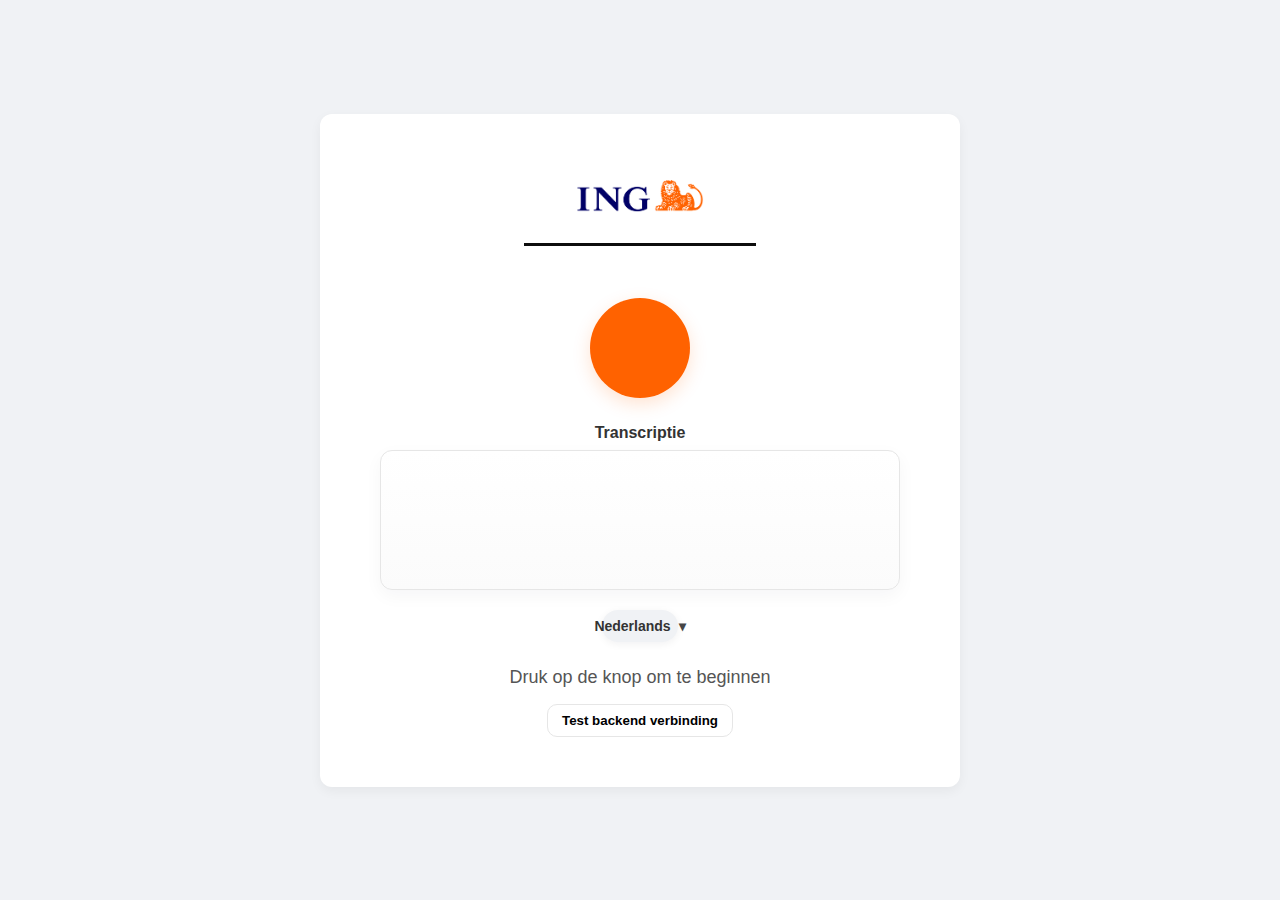
<file: index.html>
<!DOCTYPE html>
<html lang="nl">
<head>
    <meta charset="UTF-8">
    <meta name="viewport" content="width=device-width, initial-scale=1.0">
    <title>Voice Project</title>
    <style>
        body, html {
            height: 100%;
            margin: 0;
            font-family: Arial, sans-serif;
            display: grid;
            place-items: center;
            background-color: #f0f2f5;
        }

        /* --- DEZE CSS IS AANGEPAST --- */
    .container {
            /* text-align: center;  <-- DEZE VERVANGEN WE */
            background-color: #ffffff;
            padding: 50px;
            border-radius: 12px;
            box-shadow: 0 4px 12px rgba(0, 0, 0, 0.05);
            
            /* DIT ZIJN DE NIEUWE REGELS */
            display: flex;
            flex-direction: column; /* Stapel alles verticaal */
            align-items: center;   /* Centreer alles horizontaal */
            /* Responsive: allow the container to shrink on small screens */
            width: 95vw;
            max-width: 640px;
            box-sizing: border-box;
        }

        .logo-container {
            position: relative;
            padding-bottom: 30px;
            margin-bottom: 30px;
            text-align: center;
        }

        .logo {
            max-height: 70px;
            width: auto;
        }

        .logo-container::after {
            content: '';
            position: absolute;
            /* move divider a bit up and make it thicker/bolder */
            bottom: 22px;
            left: -30px;
            right: -30px;
            height: 3px;
            background: rgba(0,0,0,0.95);
        }

        :root{
            --control-width: min(320px, 90%);
        }

        .controls {
            display: flex;
            gap: 12px;
            align-items: center;
            margin-bottom: 12px;
            flex-wrap: wrap;
            justify-content: center;
            /* Stack vertically so the selector appears under the button */
            flex-direction: column;
        }

        /* Native select is kept for accessibility but hidden visually; the custom-select is used instead */
        #languageSelect { display: none !important; }

        /* Hidden audio element */
        audio {
            display: none;
        }

        /* Transcript box styling */
        #transcript {
            width: 100%;
            max-width: 520px;
            height: 140px;
            margin-top: 8px;
            padding: 14px;
            border-radius: 12px;
            border: 1px solid #e6e6e6;
            box-shadow: 0 6px 18px rgba(16,24,40,0.04);
            resize: none; /* prevent resizing */
            overflow: auto;
            font-size: 15px;
            line-height: 1.4;
            color: #111827;
            background: linear-gradient(180deg,#fff,#fbfbfb);
            box-sizing: border-box;
        }

        /* Custom select visuals */
    .custom-select {
            background: #f0f2f5;
            color: #333;
            border-radius: 25px;
            padding: 8px 16px;
            font-size: 14px;
            font-weight: 600;
            width: 160px; /* preferred width */
            max-width: 48%;
            cursor: pointer;
            display: inline-flex;
            align-items: center;
            justify-content: center;
            gap: 8px;
            box-shadow: 0 2px 8px rgba(16,24,40,0.06);
            position: relative;
            user-select: none;
            transition: all 180ms ease;
            margin-top: 20px;
            box-sizing: border-box;
        }

        .custom-select:focus,
        .custom-select:hover {
            transform: translateY(-2px);
            box-shadow: 0 10px 24px rgba(16,24,40,0.08);
            outline: none;
        }

        .custom-select__label { text-align:center; }
        .custom-select__arrow { opacity:0.9 }

    .custom-select__list {
            position: absolute;
            top: calc(100% + 8px);
            left: 50%;
            transform: translateX(-50%) translateY(-6px);
            background: white;
            color: #111827;
            min-width: 140px;
            width: 160px;
            max-width: 80vw;
            padding: 8px 6px;
            border-radius: 10px;
            box-shadow: 0 10px 30px rgba(2,6,23,0.08);
            list-style: none;
            margin: 0;
            opacity: 0;
            pointer-events: none;
            transform-origin: top center;
            transition: opacity 160ms ease, transform 160ms ease;
            max-height: 0;
            overflow: hidden;
            z-index: 40;
        }

        /* Responsive tweaks for smaller screens */
        @media (max-width: 520px) {
            #recordButton { width: 80px; height: 80px; }
            #recordButton::before, #recordButton::after { width: 80px; height: 80px; }
            #transcript { height: 110px; padding: 10px; }
            .container { padding: 28px; }
            .custom-select { width: 140px; }
            .logo { max-height: 56px; }
            #status { font-size: 15px; }
        }

        @media (max-width: 360px) {
            .container { padding: 18px; }
            #recordButton { width: 72px; height: 72px; }
            #recordButton::before, #recordButton::after { width: 72px; height: 72px; }
            #transcript { height: 100px; font-size: 14px; }
            .custom-select { width: 120px; }
            .logo { max-height: 48px; }
        }

        .custom-select.open .custom-select__list {
            opacity: 1;
            pointer-events: auto;
            transform: translateX(-50%) translateY(0);
            max-height: 240px;
        }

        .custom-select__list li {
            padding: 8px 14px;
            border-radius: 8px;
            margin: 4px 6px;
            cursor: pointer;
            transition: background 120ms ease, transform 120ms ease;
        }

        .custom-select__list li:hover { background: #f3f4f6; transform: translateX(4px); }

        .custom-select__list li.active { font-weight:700; background:#f9fafb }

        #recordButton {
            background-color: #ff6200;
            color: white;
            border: none;
            width: 100px;
            height: 100px;
            border-radius: 50%;
            display: flex;
            justify-content: center;
            align-items: center;
            cursor: pointer;
            transition: all 180ms ease;
            padding: 0;
            box-shadow: 0 6px 18px rgba(255, 98, 0, 0.18);
            position: relative;
            overflow: visible;
        }

        #recordButton:hover {
            background-color: #e65a00;
            transform: translateY(-2px);
            box-shadow: 0 8px 20px rgba(255, 98, 0, 0.28);
        }

        /* Pulse rings: use dark blue and make the main circle scale as well */
        /* Dark blue: rgb(10, 45, 120) approx */
        #recordButton::before,
        #recordButton::after {
            content: '';
            position: absolute;
            left: 50%;
            top: 50%;
            transform: translate(-50%, -50%) scale(1);
            width: 100px;
            height: 100px;
            border-radius: 50%;
            background: rgba(10,45,120,0.16); /* subtle dark blue */
            pointer-events: none;
            opacity: 0;
        }

        #recordButton::before {
            transform-origin: center;
        }

        #recordButton.recording {
            /* Dark blue gradient when recording */
            background: linear-gradient(180deg,#0a2d78,#06214f);
            box-shadow: 0 12px 30px rgba(10,45,120,0.18);
            color: white;
            animation: scalePulse 1400ms infinite ease-out;
        }

        #recordButton.recording::before {
            animation: ripple 1400ms infinite ease-out;
            opacity: 1;
        }

        #recordButton.recording::after {
            animation: ripple 1400ms infinite ease-out 700ms;
            opacity: 1;
        }

        @keyframes scalePulse {
            0% { transform: scale(1); }
            50% { transform: scale(1.06); }
            100% { transform: scale(1); }
        }

        @keyframes ripple {
            0% { transform: translate(-50%, -50%) scale(0.9); opacity: 0.9; }
            70% { transform: translate(-50%, -50%) scale(1.9); opacity: 0.12; }
            100% { transform: translate(-50%, -50%) scale(2.4); opacity: 0; }
        }

        #recordButton.recording {
            background-color: #cc0000;
            animation: pulse 2s infinite;
        }

        @keyframes pulse {
            0% { transform: scale(1); }
            50% { transform: scale(1.05); }
            100% { transform: scale(1); }
        }
        
        #status {
            margin-top: 25px;
            font-size: 18px;
            color: #555;
            height: 25px;
        }

    </style>
</head>
<body>

    <div class="container">
        
        <div class="logo-container">
            <img src="ING_Primary_Logo_RGB.png" alt="ING Logo" class="logo">
        </div>

        <div class="controls">
            <button id="recordButton" aria-pressed="false" title="Start/Stop opname" aria-label="Start of stop opname">
                <!-- No icon per request: empty centered circular button -->
                <span class="mic-empty" aria-hidden="true"></span>
            </button>
        </div>
        

        <!-- Hidden audio element for background playback -->
        <audio id="audio" style="display:none"></audio>

    <!-- Transcriptie vak: hier verschijnt de live-tekst -->
    <div style="display:flex;flex-direction:column;align-items:center; width:100%; max-width:520px;">
            <label for="transcript" style="margin-top:14px; font-weight:700; color:#333;">Transcriptie</label>
            <textarea id="transcript" readonly></textarea>

            <!-- Language selector moved below transcript -->
            <div style="display:flex;flex-direction:column;align-items:center;">
                <!-- Hidden native select (kept for accessibility and JS hooks) -->
                <select id="languageSelect" aria-hidden="true" style="display:none;">
                    <option value="nl-NL">Nederlands</option>
                    <option value="en-US">English</option>
                    <option value="fr-FR">Français</option>
                </select>

                <!-- Custom animated dropdown to replace native select visually -->
                <div class="custom-select" id="customSelect" tabindex="0" role="listbox" aria-haspopup="true" aria-expanded="false">
                    <div class="custom-select__label" id="customSelectLabel">Nederlands</div>
                    <div class="custom-select__arrow">▾</div>
                    <ul class="custom-select__list" id="customSelectList" role="presentation">
                        <li role="option" data-value="nl-NL" class="active">Nederlands</li>
                        <li role="option" data-value="en-US">English</li>
                        <li role="option" data-value="fr-FR">Français</li>
                    </ul>
                </div>
            </div>
        </div>

        <div id="status">Druk op de knop om te beginnen</div>

        <!-- Backend test button + debug pane -->
        <div style="display:flex;flex-direction:column;align-items:center;margin-top:12px;gap:8px;width:100%;max-width:520px;">
            <button id="testBackendBtn" style="padding:8px 14px;border-radius:10px;border:1px solid #e6e6e6;background:#fff;cursor:pointer;font-weight:700;">Test backend verbinding</button>
            <pre id="backendDebug" style="width:100%;max-width:520px;height:120px;overflow:auto;padding:10px;background:#0f172a;color:#e6eefb;border-radius:8px;font-size:13px;display:none;margin:0;">Debug output verschijnt hier</pre>
        </div>
    </div>

    <script src="stt.js"></script>
</body>
</html>
</file>
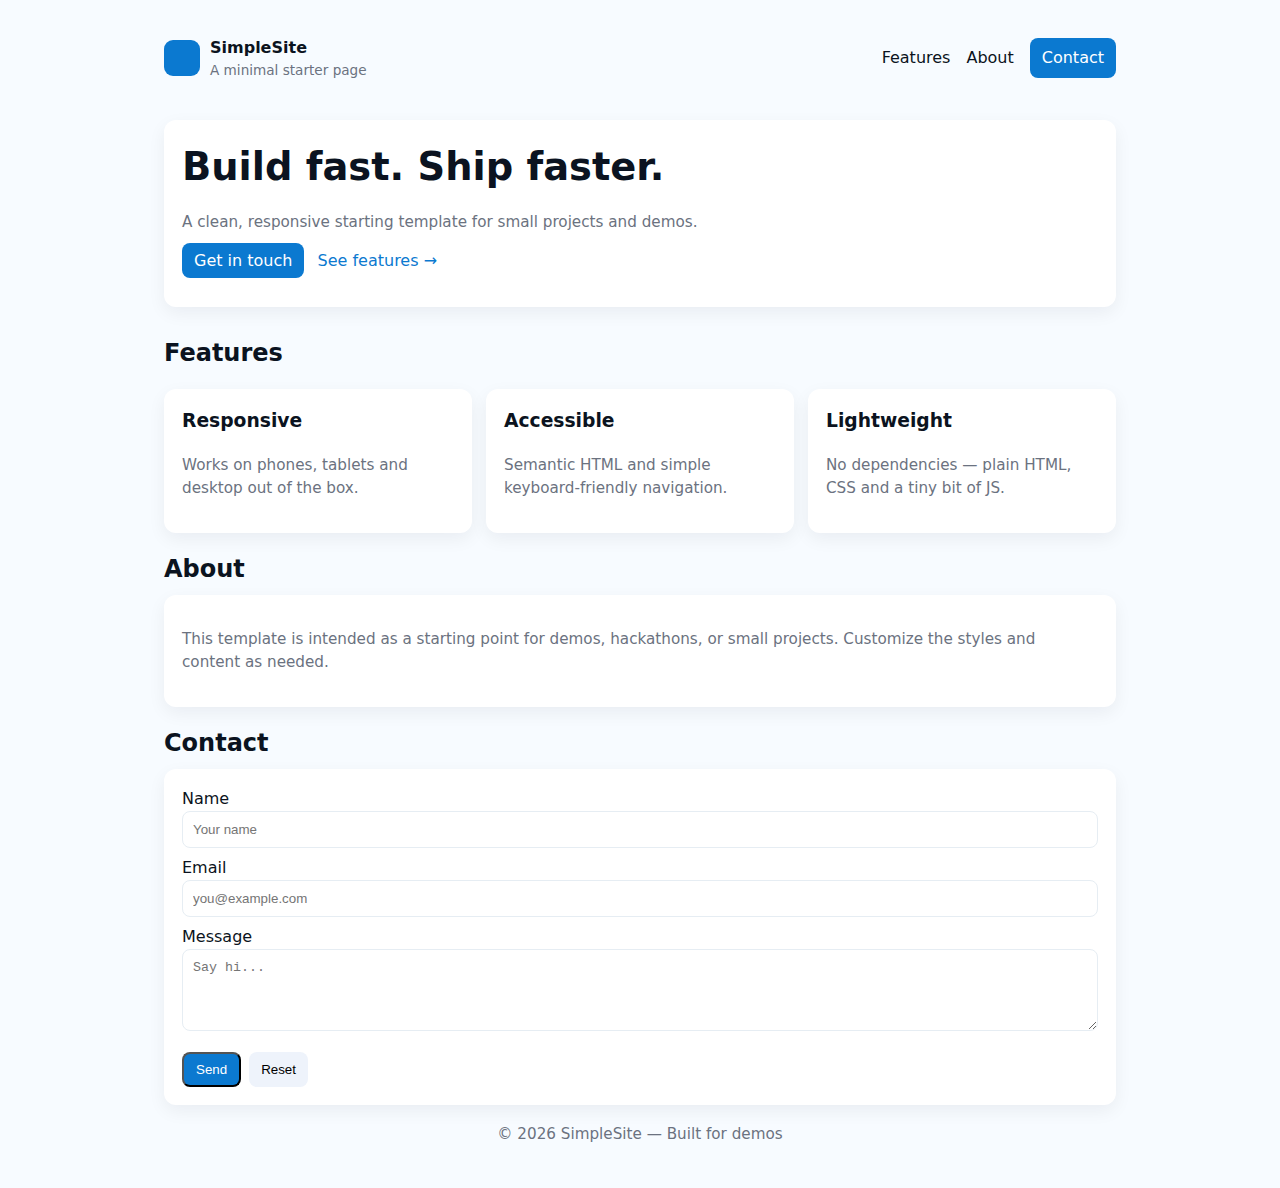
<file: backend/index.html>
<!DOCTYPE html>
<html lang="en">
<head>
  <meta charset="utf-8" />
  <meta name="viewport" content="width=device-width,initial-scale=1" />
  <title>Simple Website</title>
  <style>
    :root{
      --accent:#0b79d0;
      --bg:#f7fbff;
      --muted:#6b7280;
      --card:#ffffff;
      font-family: Inter, system-ui, -apple-system, "Segoe UI", Roboto, "Helvetica Neue", Arial;
    }
    *{box-sizing:border-box}
    body{margin:0;background:var(--bg);color:#0b1320;line-height:1.5}
    .container{max-width:1000px;margin:0 auto;padding:24px}
    header{display:flex;align-items:center;justify-content:space-between;padding:12px 0}
    .logo{display:flex;gap:10px;align-items:center;font-weight:700}
    nav{display:flex;gap:16px;align-items:center}
    a{color:inherit;text-decoration:none}
    .btn{background:var(--accent);color:#fff;padding:8px 12px;border-radius:8px}
    .hero{display:grid;grid-template-columns:1fr;gap:18px;align-items:center;margin:28px 0}
    .hero h1{font-size:clamp(1.6rem,3.5vw,2.4rem);margin:0}
    .card{background:var(--card);border-radius:12px;padding:18px;box-shadow:0 6px 18px rgba(11,23,40,0.06)}
    .features{display:grid;grid-template-columns:repeat(auto-fit,minmax(220px,1fr));gap:14px;margin-top:18px}
    footer{color:var(--muted);padding:18px 0;text-align:center;font-size:0.9rem}
    form{display:grid;gap:8px}
    input,textarea{width:100%;padding:10px;border:1px solid #e6edf3;border-radius:8px;background:#fff}
    .meta{color:var(--muted);font-size:0.95rem}
    /* responsive nav */
    .mobile-toggle{display:none;border:0;background:transparent;font-size:18px}
    @media (max-width:720px){
      nav{display:none;position:absolute;right:16px;top:64px;background:var(--card);padding:12px;border-radius:8px;box-shadow:0 6px 18px rgba(11,23,40,0.08)}
      nav.open{display:flex;flex-direction:column}
      .mobile-toggle{display:inline-block}
      .hero{grid-template-columns:1fr}
    }
  </style>
</head>
<body>
  <div class="container">
    <header>
      <div class="logo">
        <svg width="36" height="36" viewBox="0 0 24 24" fill="none" aria-hidden>
          <rect width="24" height="24" rx="6" fill="#0b79d0"></rect>
        </svg>
        <div>
          SimpleSite
          <div class="meta" style="font-weight:400;font-size:0.85rem">A minimal starter page</div>
        </div>
      </div>

      <button class="mobile-toggle" aria-expanded="false" aria-controls="main-nav" id="toggleBtn">☰</button>

      <nav id="main-nav" role="navigation" aria-label="Main navigation">
        <a href="#features">Features</a>
        <a href="#about">About</a>
        <a href="#contact" class="btn">Contact</a>
      </nav>
    </header>

    <main>
      <section class="hero card" aria-labelledby="hero-title">
        <div>
          <h1 id="hero-title">Build fast. Ship faster.</h1>
          <p class="meta">A clean, responsive starting template for small projects and demos.</p>
          <p style="margin-top:12px">
            <a class="btn" href="#contact">Get in touch</a>
            <a style="margin-left:8px;color:var(--accent)" href="#features">See features →</a>
          </p>
        </div>
      </section>

      <section id="features" style="margin-top:18px">
        <h2 style="margin:0 0 8px 0">Features</h2>
        <div class="features">
          <div class="card">
            <h3 style="margin-top:0">Responsive</h3>
            <p class="meta">Works on phones, tablets and desktop out of the box.</p>
          </div>
          <div class="card">
            <h3 style="margin-top:0">Accessible</h3>
            <p class="meta">Semantic HTML and simple keyboard-friendly navigation.</p>
          </div>
          <div class="card">
            <h3 style="margin-top:0">Lightweight</h3>
            <p class="meta">No dependencies — plain HTML, CSS and a tiny bit of JS.</p>
          </div>
        </div>
      </section>

      <section id="about" style="margin-top:18px">
        <h2 style="margin:0 0 8px 0">About</h2>
        <div class="card">
          <p class="meta">This template is intended as a starting point for demos, hackathons, or small projects. Customize the styles and content as needed.</p>
        </div>
      </section>

      <section id="contact" style="margin-top:18px">
        <h2 style="margin:0 0 8px 0">Contact</h2>
        <div class="card">
          <form onsubmit="event.preventDefault(); alert('Form submitted (demo)');">
            <label>
              Name
              <input type="text" name="name" placeholder="Your name" required>
            </label>
            <label>
              Email
              <input type="email" name="email" placeholder="you@example.com" required>
            </label>
            <label>
              Message
              <textarea name="message" rows="4" placeholder="Say hi..." required></textarea>
            </label>
            <div style="display:flex;gap:8px;margin-top:6px">
              <button class="btn" type="submit">Send</button>
              <button type="reset" style="background:#eef3fb;border:0;padding:8px 12px;border-radius:8px">Reset</button>
            </div>
          </form>
        </div>
      </section>
    </main>

    <footer>
      <div class="meta">© <span id="year"></span> SimpleSite — Built for demos</div>
    </footer>
  </div>

  <script>
    // small scripts for interactivity
    document.getElementById('year').textContent = new Date().getFullYear();
    const toggle = document.getElementById('toggleBtn');
    const nav = document.getElementById('main-nav');
    toggle.addEventListener('click', () => {
      const open = nav.classList.toggle('open');
      toggle.setAttribute('aria-expanded', String(open));
    });
  </script>
</body>
</html>
</file>
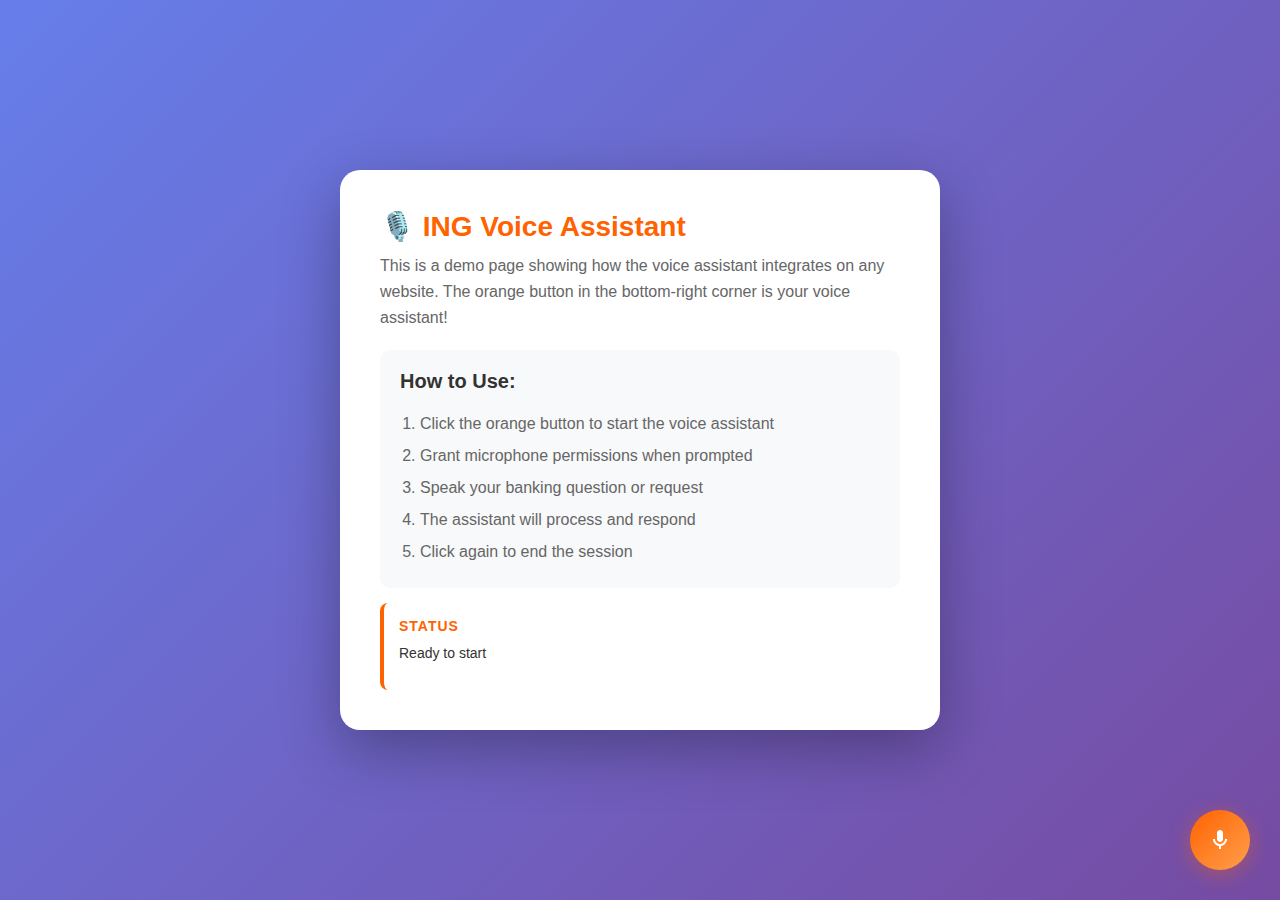
<file: base.html>
<!DOCTYPE html>
<html lang="en">
<head>
    <meta charset="UTF-8">
    <meta name="viewport" content="width=device-width, initial-scale=1.0">
    <title>ING Voice Assistant Widget</title>
    <style>
        * {
            margin: 0;
            padding: 0;
            box-sizing: border-box;
        }

        body {
            font-family: 'Segoe UI', Tahoma, Geneva, Verdana, sans-serif;
            background: linear-gradient(135deg, #667eea 0%, #764ba2 100%);
            min-height: 100vh;
            display: flex;
            align-items: center;
            justify-content: center;
            padding: 20px;
        }

        .demo-container {
            background: white;
            padding: 40px;
            border-radius: 20px;
            box-shadow: 0 20px 60px rgba(0,0,0,0.3);
            max-width: 600px;
            width: 100%;
        }

        .demo-container h1 {
            color: #FF6200;
            margin-bottom: 10px;
            font-size: 28px;
        }

        .demo-container p {
            color: #666;
            margin-bottom: 20px;
            line-height: 1.6;
        }

        .demo-content {
            background: #f8f9fa;
            padding: 20px;
            border-radius: 10px;
            margin-top: 20px;
        }

        .demo-content h2 {
            color: #333;
            font-size: 20px;
            margin-bottom: 15px;
        }

        .status-display {
            background: white;
            padding: 15px;
            border-radius: 8px;
            margin-top: 15px;
            border-left: 4px solid #FF6200;
        }

        .status-display h3 {
            color: #FF6200;
            font-size: 14px;
            margin-bottom: 8px;
            text-transform: uppercase;
            letter-spacing: 1px;
        }

        .status-display p {
            color: #333;
            margin: 5px 0;
            font-size: 14px;
        }

        /* Voice Assistant Widget Styles */
        .voice-assistant-widget {
            position: fixed;
            bottom: 30px;
            right: 30px;
            z-index: 999999;
        }

        .voice-button {
            width: 60px;
            height: 60px;
            border-radius: 50%;
            background: linear-gradient(135deg, #FF6200 0%, #FFA04D 100%);
            border: none;
            cursor: pointer;
            box-shadow: 0 4px 20px rgba(255, 98, 0, 0.4);
            display: flex;
            align-items: center;
            justify-content: center;
            transition: all 0.3s cubic-bezier(0.4, 0, 0.2, 1);
            position: relative;
            overflow: visible;
        }

        .voice-button:hover {
            transform: scale(1.1);
            box-shadow: 0 6px 30px rgba(255, 98, 0, 0.6);
        }

        .voice-button:active {
            transform: scale(0.95);
        }

        /* Microphone Icon */
        .mic-icon {
            width: 24px;
            height: 24px;
            fill: white;
            transition: all 0.3s ease;
        }

        /* Active State */
        .voice-button.active {
            width: 80px;
            height: 80px;
            animation: pulse 2s infinite;
        }

        .voice-button.active .mic-icon {
            width: 32px;
            height: 32px;
        }

        /* Listening Animation */
        @keyframes pulse {
            0%, 100% {
                box-shadow: 0 4px 20px rgba(255, 98, 0, 0.4),
                           0 0 0 0 rgba(255, 98, 0, 0.7);
            }
            50% {
                box-shadow: 0 4px 30px rgba(255, 98, 0, 0.6),
                           0 0 0 20px rgba(255, 98, 0, 0);
            }
        }

        /* Sound Wave Animation */
        .sound-wave {
            position: absolute;
            top: 50%;
            left: 50%;
            transform: translate(-50%, -50%);
            display: none;
            gap: 3px;
        }

        .voice-button.active .sound-wave {
            display: flex;
        }

        .wave-bar {
            width: 3px;
            height: 12px;
            background: white;
            border-radius: 2px;
            animation: wave 1s ease-in-out infinite;
        }

        .wave-bar:nth-child(1) { animation-delay: 0s; }
        .wave-bar:nth-child(2) { animation-delay: 0.1s; }
        .wave-bar:nth-child(3) { animation-delay: 0.2s; }
        .wave-bar:nth-child(4) { animation-delay: 0.3s; }
        .wave-bar:nth-child(5) { animation-delay: 0.4s; }

        @keyframes wave {
            0%, 100% { height: 12px; }
            50% { height: 24px; }
        }

        /* Tooltip */
        .voice-tooltip {
            position: absolute;
            bottom: 75px;
            right: 0;
            background: rgba(0, 0, 0, 0.85);
            color: white;
            padding: 8px 12px;
            border-radius: 8px;
            font-size: 13px;
            white-space: nowrap;
            opacity: 0;
            pointer-events: none;
            transition: opacity 0.3s ease;
        }

        .voice-button:hover .voice-tooltip {
            opacity: 1;
        }

        .voice-tooltip::after {
            content: '';
            position: absolute;
            bottom: -6px;
            right: 20px;
            width: 0;
            height: 0;
            border-left: 6px solid transparent;
            border-right: 6px solid transparent;
            border-top: 6px solid rgba(0, 0, 0, 0.85);
        }

        /* Processing State */
        .voice-button.processing {
            animation: rotate 1.5s linear infinite;
        }

        @keyframes rotate {
            from { transform: rotate(0deg); }
            to { transform: rotate(360deg); }
        }

        /* Transcript Display (optional) */
        .transcript-popup {
            position: absolute;
            bottom: 90px;
            right: 0;
            background: white;
            padding: 15px;
            border-radius: 12px;
            box-shadow: 0 4px 20px rgba(0, 0, 0, 0.15);
            max-width: 300px;
            opacity: 0;
            transform: translateY(10px);
            pointer-events: none;
            transition: all 0.3s ease;
        }

        .transcript-popup.show {
            opacity: 1;
            transform: translateY(0);
            pointer-events: auto;
        }

        .transcript-popup h4 {
            color: #FF6200;
            font-size: 12px;
            text-transform: uppercase;
            letter-spacing: 1px;
            margin-bottom: 8px;
        }

        .transcript-popup p {
            color: #333;
            font-size: 14px;
            line-height: 1.5;
            margin: 0;
        }

        /* Responsive */
        @media (max-width: 768px) {
            .voice-assistant-widget {
                bottom: 20px;
                right: 20px;
            }

            .voice-button {
                width: 50px;
                height: 50px;
            }

            .voice-button.active {
                width: 70px;
                height: 70px;
            }
        }
    </style>
</head>
<body>
    <!-- Demo Page Content -->
    <div class="demo-container">
        <h1>🎙️ ING Voice Assistant</h1>
        <p>This is a demo page showing how the voice assistant integrates on any website. The orange button in the bottom-right corner is your voice assistant!</p>
        
        <div class="demo-content">
            <h2>How to Use:</h2>
            <ol style="padding-left: 20px; color: #666; line-height: 2;">
                <li>Click the orange button to start the voice assistant</li>
                <li>Grant microphone permissions when prompted</li>
                <li>Speak your banking question or request</li>
                <li>The assistant will process and respond</li>
                <li>Click again to end the session</li>
            </ol>
        </div>

        <div class="status-display">
            <h3>Status</h3>
            <p id="status-text">Ready to start</p>
            <p id="transcript-text" style="margin-top: 10px; font-style: italic; color: #666;"></p>
        </div>
    </div>

    <!-- Voice Assistant Widget (This is what gets integrated) -->
    <div class="voice-assistant-widget">
        <button class="voice-button" id="voiceButton" aria-label="Voice Assistant">
            <svg class="mic-icon" id="micIcon" viewBox="0 0 24 24" xmlns="http://www.w3.org/2000/svg">
                <path d="M12 14c1.66 0 3-1.34 3-3V5c0-1.66-1.34-3-3-3S9 3.34 9 5v6c0 1.66 1.34 3 3 3z"/>
                <path d="M17 11c0 2.76-2.24 5-5 5s-5-2.24-5-5H5c0 3.53 2.61 6.43 6 6.92V21h2v-3.08c3.39-.49 6-3.39 6-6.92h-2z"/>
            </svg>
            
            <div class="sound-wave">
                <div class="wave-bar"></div>
                <div class="wave-bar"></div>
                <div class="wave-bar"></div>
                <div class="wave-bar"></div>
                <div class="wave-bar"></div>
            </div>
            
            <div class="voice-tooltip">Click to start voice assistant</div>
        </button>
        
        <div class="transcript-popup" id="transcriptPopup">
            <h4>You said:</h4>
            <p id="transcriptText">Listening...</p>
        </div>
    </div>

    <script>
        // Configuration - UPDATE THIS WITH YOUR BACKEND URL
        const CONFIG = {
            backendUrl: 'http://localhost:8000', // Change to your backend URL
            websocketUrl: 'ws://localhost:8000/ws' // WebSocket endpoint
        };

        class VoiceAssistant {
            constructor() {
                this.isActive = false;
                this.isProcessing = false;
                this.mediaRecorder = null;
                this.audioChunks = [];
                this.websocket = null;
                
                // DOM elements
                this.button = document.getElementById('voiceButton');
                this.tooltip = document.querySelector('.voice-tooltip');
                this.transcriptPopup = document.getElementById('transcriptPopup');
                this.transcriptText = document.getElementById('transcriptText');
                this.statusText = document.getElementById('status-text');
                this.demoTranscript = document.getElementById('transcript-text');
                
                this.init();
            }

            init() {
                this.button.addEventListener('click', () => this.toggleVoice());
            }

            async toggleVoice() {
                if (this.isActive) {
                    this.stopVoice();
                } else {
                    await this.startVoice();
                }
            }

            async startVoice() {
                try {
                    // Request microphone permission
                    const stream = await navigator.mediaDevices.getUserMedia({ audio: true });
                    
                    this.isActive = true;
                    this.button.classList.add('active');
                    this.tooltip.textContent = 'Click to stop';
                    this.transcriptPopup.classList.add('show');
                    this.statusText.textContent = '🎤 Listening...';
                    
                    // Setup MediaRecorder
                    this.mediaRecorder = new MediaRecorder(stream);
                    this.audioChunks = [];
                    
                    this.mediaRecorder.ondataavailable = (event) => {
                        this.audioChunks.push(event.data);
                    };
                    
                    this.mediaRecorder.onstop = async () => {
                        await this.processAudio();
                        stream.getTracks().forEach(track => track.stop());
                    };
                    
                    this.mediaRecorder.start();
                    
                    // Simulate real-time transcription (replace with actual WebSocket)
                    this.simulateListening();
                    
                } catch (error) {
                    console.error('Error accessing microphone:', error);
                    alert('Please grant microphone permissions to use the voice assistant.');
                }
            }

            stopVoice() {
                if (this.mediaRecorder && this.mediaRecorder.state !== 'inactive') {
                    this.mediaRecorder.stop();
                }
                
                this.isActive = false;
                this.button.classList.remove('active');
                this.button.classList.add('processing');
                this.tooltip.textContent = 'Processing...';
                this.statusText.textContent = '⚙️ Processing your request...';
            }

            async processAudio() {
                try {
                    const audioBlob = new Blob(this.audioChunks, { type: 'audio/webm' });
                    
                    // Send to backend
                    const formData = new FormData();
                    formData.append('audio', audioBlob);
                    
                    const response = await fetch(`${CONFIG.backendUrl}/api/process-voice`, {
                        method: 'POST',
                        body: formData
                    });
                    
                    const result = await response.json();
                    
                    // Display results
                    this.displayResponse(result);
                    
                } catch (error) {
                    console.error('Error processing audio:', error);
                    this.statusText.textContent = '❌ Error processing request';
                    this.demoTranscript.textContent = 'Error: ' + error.message;
                } finally {
                    this.button.classList.remove('processing');
                    this.transcriptPopup.classList.remove('show');
                    this.tooltip.textContent = 'Click to start voice assistant';
                }
            }

            displayResponse(result) {
                this.statusText.textContent = '✅ Response received';
                this.demoTranscript.textContent = `You: "${result.transcript}" | Assistant: "${result.response}"`;
                
                // Play audio response if available
                if (result.audioUrl) {
                    const audio = new Audio(result.audioUrl);
                    audio.play();
                }
            }

            simulateListening() {
                // Simulate real-time updates (remove this when connecting real backend)
                const phrases = [
                    'Listening...',
                    'I can hear you...',
                    'Keep speaking...',
                    'Almost done...'
                ];
                let index = 0;
                
                const interval = setInterval(() => {
                    if (!this.isActive) {
                        clearInterval(interval);
                        return;
                    }
                    this.transcriptText.textContent = phrases[index % phrases.length];
                    index++;
                }, 1500);
            }
        }

        // Initialize the voice assistant
        const voiceAssistant = new VoiceAssistant();
    </script>
</body>
</html>
</file>
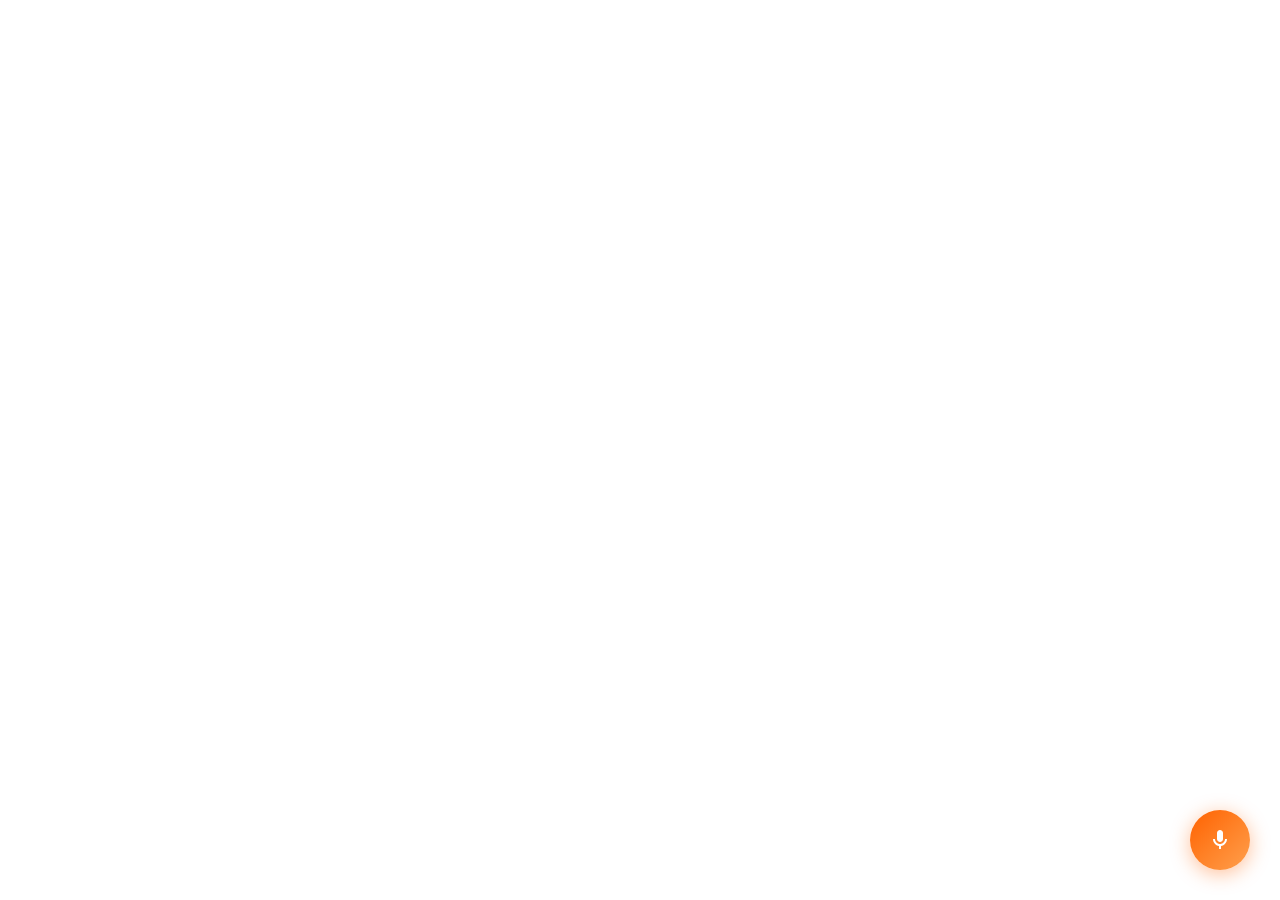
<file: overlay_button.html>
<!DOCTYPE html>
<html lang="en">
<head>
    <meta charset="UTF-8">
    <meta name="viewport" content="width=device-width, initial-scale=1.0">
    <title>Voice Assistant Widget</title>
    <style>
        /* Voice Assistant Widget Styles */
        .voice-assistant-widget {
            position: fixed;
            bottom: 30px;
            right: 30px;
            z-index: 999999;
        }

        .voice-button {
            width: 60px;
            height: 60px;
            border-radius: 50%;
            background: linear-gradient(135deg, #FF6200 0%, #FFA04D 100%);
            border: none;
            cursor: pointer;
            box-shadow: 0 4px 20px rgba(255, 98, 0, 0.4);
            display: flex;
            align-items: center;
            justify-content: center;
            transition: all 0.3s cubic-bezier(0.4, 0, 0.2, 1);
            position: relative;
            overflow: visible;
        }

        .voice-button:hover {
            transform: scale(1.1);
            box-shadow: 0 6px 30px rgba(255, 98, 0, 0.6);
        }

        .voice-button:active {
            transform: scale(0.95);
        }

        /* Microphone Icon */
        .mic-icon {
            width: 24px;
            height: 24px;
            fill: white;
            transition: all 0.3s ease;
        }

        /* Active State */
        .voice-button.active {
            width: 80px;
            height: 80px;
            animation: pulse 2s infinite;
        }

        .voice-button.active .mic-icon {
            width: 32px;
            height: 32px;
        }

        /* Listening Animation */
        @keyframes pulse {
            0%, 100% {
                box-shadow: 0 4px 20px rgba(255, 98, 0, 0.4),
                           0 0 0 0 rgba(255, 98, 0, 0.7);
            }
            50% {
                box-shadow: 0 4px 30px rgba(255, 98, 0, 0.6),
                           0 0 0 20px rgba(255, 98, 0, 0);
            }
        }

        /* Sound Wave Animation */
        .sound-wave {
            position: absolute;
            top: 50%;
            left: 50%;
            transform: translate(-50%, -50%);
            display: none;
            gap: 3px;
        }

        .voice-button.active .sound-wave {
            display: flex;
        }

        .wave-bar {
            width: 3px;
            height: 12px;
            background: white;
            border-radius: 2px;
            animation: wave 1s ease-in-out infinite;
        }

        .wave-bar:nth-child(1) { animation-delay: 0s; }
        .wave-bar:nth-child(2) { animation-delay: 0.1s; }
        .wave-bar:nth-child(3) { animation-delay: 0.2s; }
        .wave-bar:nth-child(4) { animation-delay: 0.3s; }
        .wave-bar:nth-child(5) { animation-delay: 0.4s; }

        @keyframes wave {
            0%, 100% { height: 12px; }
            50% { height: 24px; }
        }

        /* Tooltip */
        .voice-tooltip {
            position: absolute;
            bottom: 75px;
            right: 0;
            background: rgba(0, 0, 0, 0.85);
            color: white;
            padding: 8px 12px;
            border-radius: 8px;
            font-size: 13px;
            white-space: nowrap;
            opacity: 0;
            pointer-events: none;
            transition: opacity 0.3s ease;
        }

        .voice-button:hover .voice-tooltip {
            opacity: 1;
        }

        .voice-tooltip::after {
            content: '';
            position: absolute;
            bottom: -6px;
            right: 20px;
            width: 0;
            height: 0;
            border-left: 6px solid transparent;
            border-right: 6px solid transparent;
            border-top: 6px solid rgba(0, 0, 0, 0.85);
        }

        /* Processing State */
        .voice-button.processing {
            animation: rotate 1.5s linear infinite;
        }

        @keyframes rotate {
            from { transform: rotate(0deg); }
            to { transform: rotate(360deg); }
        }

        /* Transcript Display (optional) */
        .transcript-popup {
            position: absolute;
            bottom: 90px;
            right: 0;
            background: white;
            padding: 15px;
            border-radius: 12px;
            box-shadow: 0 4px 20px rgba(0, 0, 0, 0.15);
            max-width: 300px;
            opacity: 0;
            transform: translateY(10px);
            pointer-events: none;
            transition: all 0.3s ease;
        }

        .transcript-popup.show {
            opacity: 1;
            transform: translateY(0);
            pointer-events: auto;
        }

        .transcript-popup h4 {
            color: #FF6200;
            font-size: 12px;
            text-transform: uppercase;
            letter-spacing: 1px;
            margin-bottom: 8px;
        }

        .transcript-popup p {
            color: #333;
            font-size: 14px;
            line-height: 1.5;
            margin: 0;
        }

        /* Responsive */
        @media (max-width: 768px) {
            .voice-assistant-widget {
                bottom: 20px;
                right: 20px;
            }

            .voice-button {
                width: 50px;
                height: 50px;
            }

            .voice-button.active {
                width: 70px;
                height: 70px;
            }
        }
    </style>
</head>
<body>
    <!-- Voice Assistant Widget -->
    <div class="voice-assistant-widget">
        <button class="voice-button" id="voiceButton" aria-label="Voice Assistant">
            <svg class="mic-icon" id="micIcon" viewBox="0 0 24 24" xmlns="http://www.w3.org/2000/svg">
                <path d="M12 14c1.66 0 3-1.34 3-3V5c0-1.66-1.34-3-3-3S9 3.34 9 5v6c0 1.66 1.34 3 3 3z"/>
                <path d="M17 11c0 2.76-2.24 5-5 5s-5-2.24-5-5H5c0 3.53 2.61 6.43 6 6.92V21h2v-3.08c3.39-.49 6-3.39 6-6.92h-2z"/>
            </svg>
            
            <div class="sound-wave">
                <div class="wave-bar"></div>
                <div class="wave-bar"></div>
                <div class="wave-bar"></div>
                <div class="wave-bar"></div>
                <div class="wave-bar"></div>
            </div>
            
            <div class="voice-tooltip">Click to start voice assistant</div>
        </button>
        
        <div class="transcript-popup" id="transcriptPopup">
            <h4>You said:</h4>
            <p id="transcriptText">Listening...</p>
        </div>
    </div>

    <script>
        // Configuration - UPDATE THIS WITH YOUR BACKEND URL
        const CONFIG = {
            backendUrl: 'http://localhost:8000', // Change to your backend URL
            websocketUrl: 'ws://localhost:8000/ws' // WebSocket endpoint
        };

        class VoiceAssistant {
            constructor() {
                this.isActive = false;
                this.isProcessing = false;
                this.mediaRecorder = null;
                this.audioChunks = [];
                this.websocket = null;
                
                // DOM elements
                this.button = document.getElementById('voiceButton');
                this.tooltip = document.querySelector('.voice-tooltip');
                this.transcriptPopup = document.getElementById('transcriptPopup');
                this.transcriptText = document.getElementById('transcriptText');
                
                this.init();
            }

            init() {
                this.button.addEventListener('click', () => this.toggleVoice());
            }

            async toggleVoice() {
                if (this.isActive) {
                    this.stopVoice();
                } else {
                    await this.startVoice();
                }
            }

            async startVoice() {
                try {
                    // Request microphone permission
                    const stream = await navigator.mediaDevices.getUserMedia({ audio: true });
                    
                    this.isActive = true;
                    this.button.classList.add('active');
                    this.tooltip.textContent = 'Click to stop';
                    this.transcriptPopup.classList.add('show');
                    
                    // Setup MediaRecorder
                    this.mediaRecorder = new MediaRecorder(stream);
                    this.audioChunks = [];
                    
                    this.mediaRecorder.ondataavailable = (event) => {
                        this.audioChunks.push(event.data);
                    };
                    
                    this.mediaRecorder.onstop = async () => {
                        await this.processAudio();
                        stream.getTracks().forEach(track => track.stop());
                    };
                    
                    this.mediaRecorder.start();
                    
                    // Simulate real-time transcription (replace with actual WebSocket)
                    this.simulateListening();
                    
                } catch (error) {
                    console.error('Error accessing microphone:', error);
                    alert('Please grant microphone permissions to use the voice assistant.');
                }
            }

            stopVoice() {
                if (this.mediaRecorder && this.mediaRecorder.state !== 'inactive') {
                    this.mediaRecorder.stop();
                }
                
                this.isActive = false;
                this.button.classList.remove('active');
                this.button.classList.add('processing');
                this.tooltip.textContent = 'Processing...';
            }

            async processAudio() {
                try {
                    const audioBlob = new Blob(this.audioChunks, { type: 'audio/webm' });
                    
                    // Send to backend
                    const formData = new FormData();
                    formData.append('audio', audioBlob);
                    
                    const response = await fetch(`${CONFIG.backendUrl}/api/process-voice`, {
                        method: 'POST',
                        body: formData
                    });
                    
                    const result = await response.json();
                    
                    // Display results
                    this.displayResponse(result);
                    
                } catch (error) {
                    console.error('Error processing audio:', error);
                    this.transcriptText.textContent = 'Error: ' + error.message;
                } finally {
                    this.button.classList.remove('processing');
                    this.transcriptPopup.classList.remove('show');
                    this.tooltip.textContent = 'Click to start voice assistant';
                }
            }

            displayResponse(result) {
                console.log('Transcript:', result.transcript);
                console.log('Response:', result.response);
                
                // Play audio response if available
                if (result.audioUrl) {
                    const audio = new Audio(result.audioUrl);
                    audio.play();
                }
            }

            simulateListening() {
                // Simulate real-time updates (remove this when connecting real backend)
                const phrases = [
                    'Listening...',
                    'I can hear you...',
                    'Keep speaking...',
                    'Almost done...'
                ];
                let index = 0;
                
                const interval = setInterval(() => {
                    if (!this.isActive) {
                        clearInterval(interval);
                        return;
                    }
                    this.transcriptText.textContent = phrases[index % phrases.length];
                    index++;
                }, 1500);
            }
        }

        // Initialize the voice assistant
        const voiceAssistant = new VoiceAssistant();
    </script>
</body>
</html>
</file>
